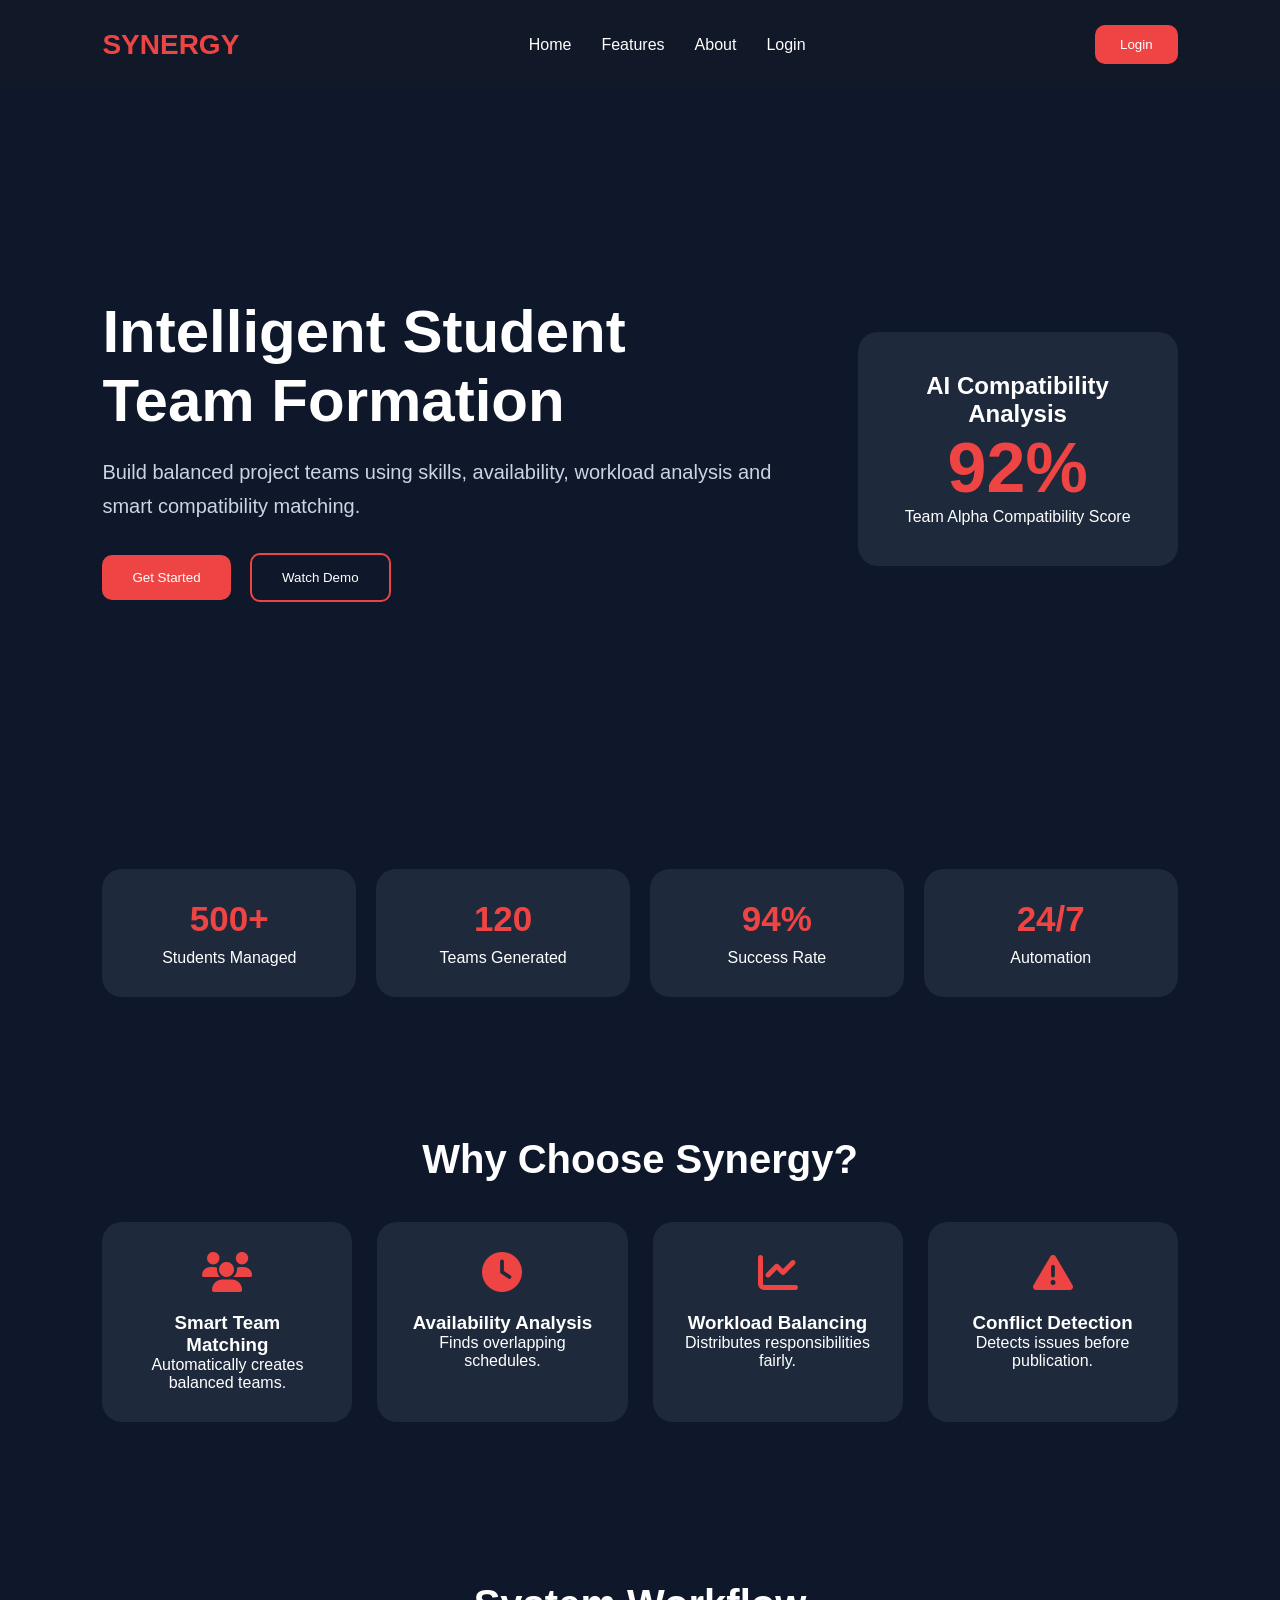
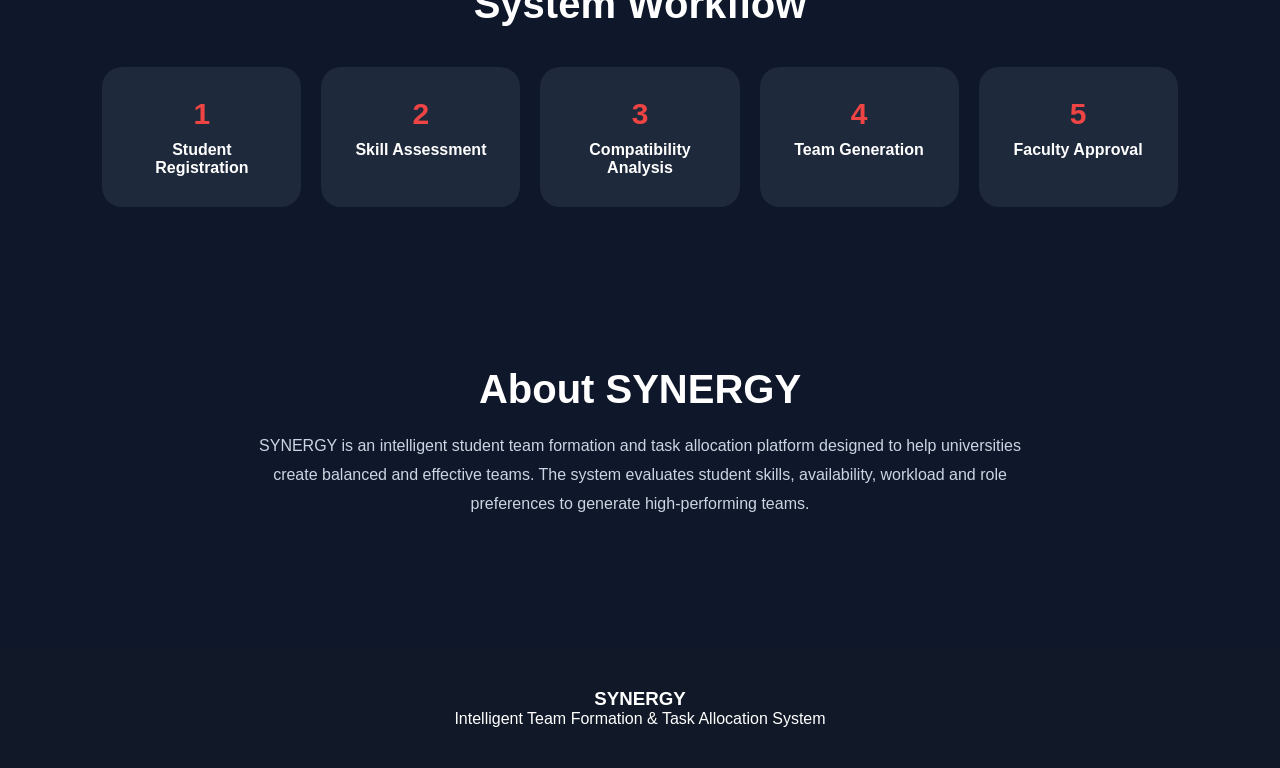
<file: index.html>
<!DOCTYPE html>
<html lang="en">
<head>
<meta charset="UTF-8">
<meta name="viewport" content="width=device-width, initial-scale=1.0">

<title>SYNERGY</title>

<link rel="stylesheet" href="style.css">

<link
href="https://cdnjs.cloudflare.com/ajax/libs/font-awesome/6.5.1/css/all.min.css"
rel="stylesheet">

</head>

<body>

<nav>

<a href="index.html" class="logo">
SYNERGY
</a>

<ul>

<li><a href="#home">Home</a></li>
<li><a href="#features">Features</a></li>
<li><a href="#about">About</a></li>
<li><a href="login.html">Login</a></li>

</ul>

<a href="login.html">

<button class="login-btn">
Login
</button>

</a>

</nav>

<section id="home" class="hero">

<div class="hero-content">

<h1>
Intelligent Student Team Formation
</h1>

<p>
Build balanced project teams using skills,
availability, workload analysis and smart
compatibility matching.
</p>

<div class="hero-buttons">

<a href="login.html">
<button class="primary-btn">
Get Started
</button>
</a>

<a href="#features">
<button class="secondary-btn">
Watch Demo
</button>
</a>

</div>

</div>

<div class="hero-card">

<h2>AI Compatibility Analysis</h2>

<div class="score">
92%
</div>

<p>
Team Alpha Compatibility Score
</p>

</div>

</section>

<section class="stats">

<div class="stat-card">
<h2>500+</h2>
<p>Students Managed</p>
</div>

<div class="stat-card">
<h2>120</h2>
<p>Teams Generated</p>
</div>

<div class="stat-card">
<h2>94%</h2>
<p>Success Rate</p>
</div>

<div class="stat-card">
<h2>24/7</h2>
<p>Automation</p>
</div>

</section>

<section id="features" class="features">

<h2>
Why Choose Synergy?
</h2>

<div class="feature-grid">

<div class="feature-card">
<i class="fas fa-users"></i>
<h3>Smart Team Matching</h3>
<p>Automatically creates balanced teams.</p>
</div>

<div class="feature-card">
<i class="fas fa-clock"></i>
<h3>Availability Analysis</h3>
<p>Finds overlapping schedules.</p>
</div>

<div class="feature-card">
<i class="fas fa-chart-line"></i>
<h3>Workload Balancing</h3>
<p>Distributes responsibilities fairly.</p>
</div>

<div class="feature-card">
<i class="fas fa-triangle-exclamation"></i>
<h3>Conflict Detection</h3>
<p>Detects issues before publication.</p>
</div>

</div>

</section>

<section class="workflow">

<h2>
System Workflow
</h2>

<div class="workflow-grid">

<div class="workflow-step">
1
<p>Student Registration</p>
</div>

<div class="workflow-step">
2
<p>Skill Assessment</p>
</div>

<div class="workflow-step">
3
<p>Compatibility Analysis</p>
</div>

<div class="workflow-step">
4
<p>Team Generation</p>
</div>

<div class="workflow-step">
5
<p>Faculty Approval</p>
</div>

</div>

</section>
<section id="about" class="about">

<h2>About SYNERGY</h2>

<p>
SYNERGY is an intelligent student team formation
and task allocation platform designed to help
universities create balanced and effective teams.

The system evaluates student skills,
availability, workload and role preferences
to generate high-performing teams.
</p>

</section>
<footer>

<h3>SYNERGY</h3>

<p>
Intelligent Team Formation &
Task Allocation System
</p>

</footer>

</body>
</html>
</file>
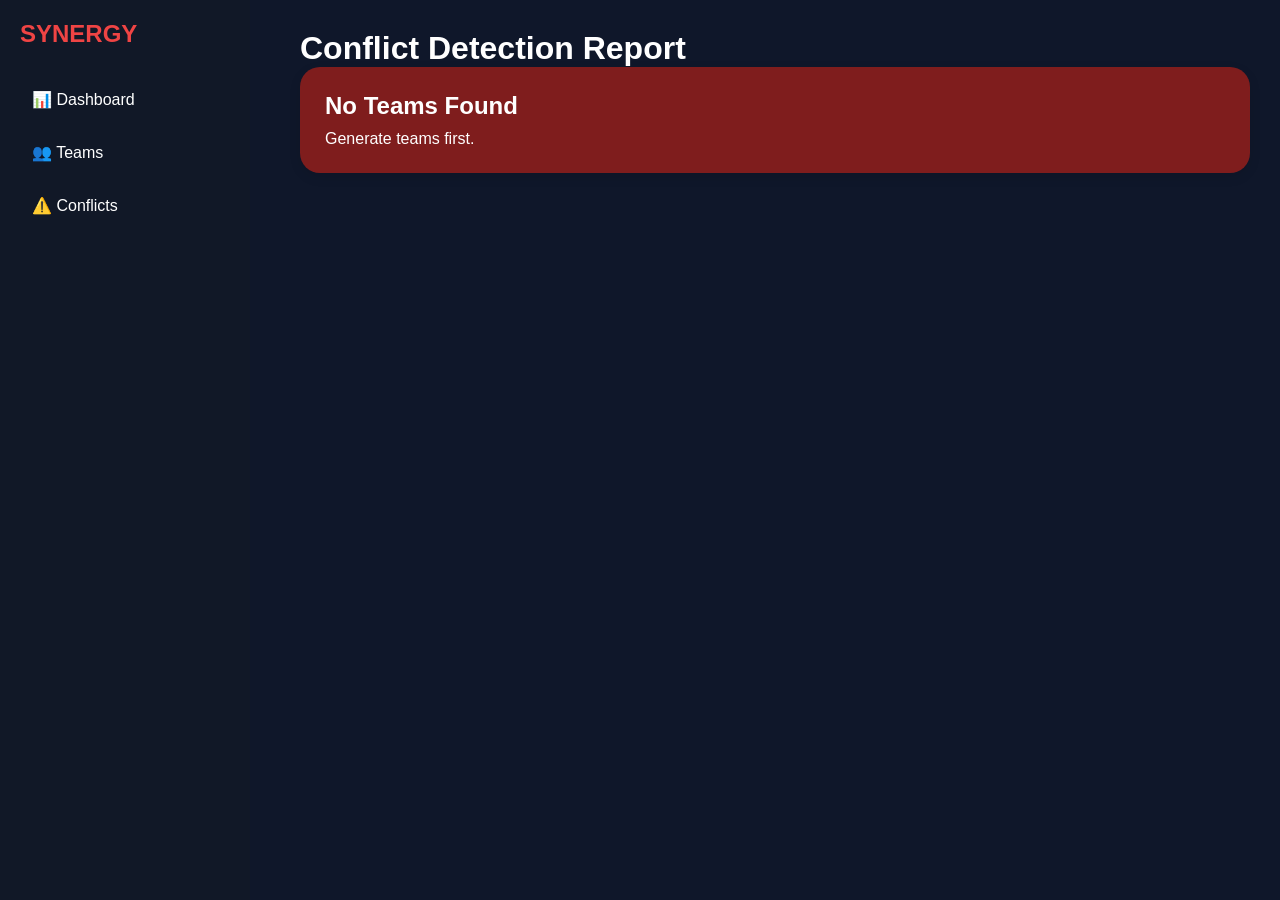
<file: conflicts.html>
<!DOCTYPE html>
<html>

<head>

<title>Conflict Reports</title>

<link rel="stylesheet" href="style.css">

</head>

<body>

<div class="sidebar">

<h2>SYNERGY</h2>

<a href="faculty.html">📊 Dashboard</a>

<a href="teams.html">👥 Teams</a>

<a href="conflicts.html">⚠️ Conflicts</a>

</div>

<div class="main">

<h1>Conflict Detection Report</h1>

<div id="conflictContainer">

</div>

</div>

<script src="conflicts.js"></script>

</body>

</html>
</file>
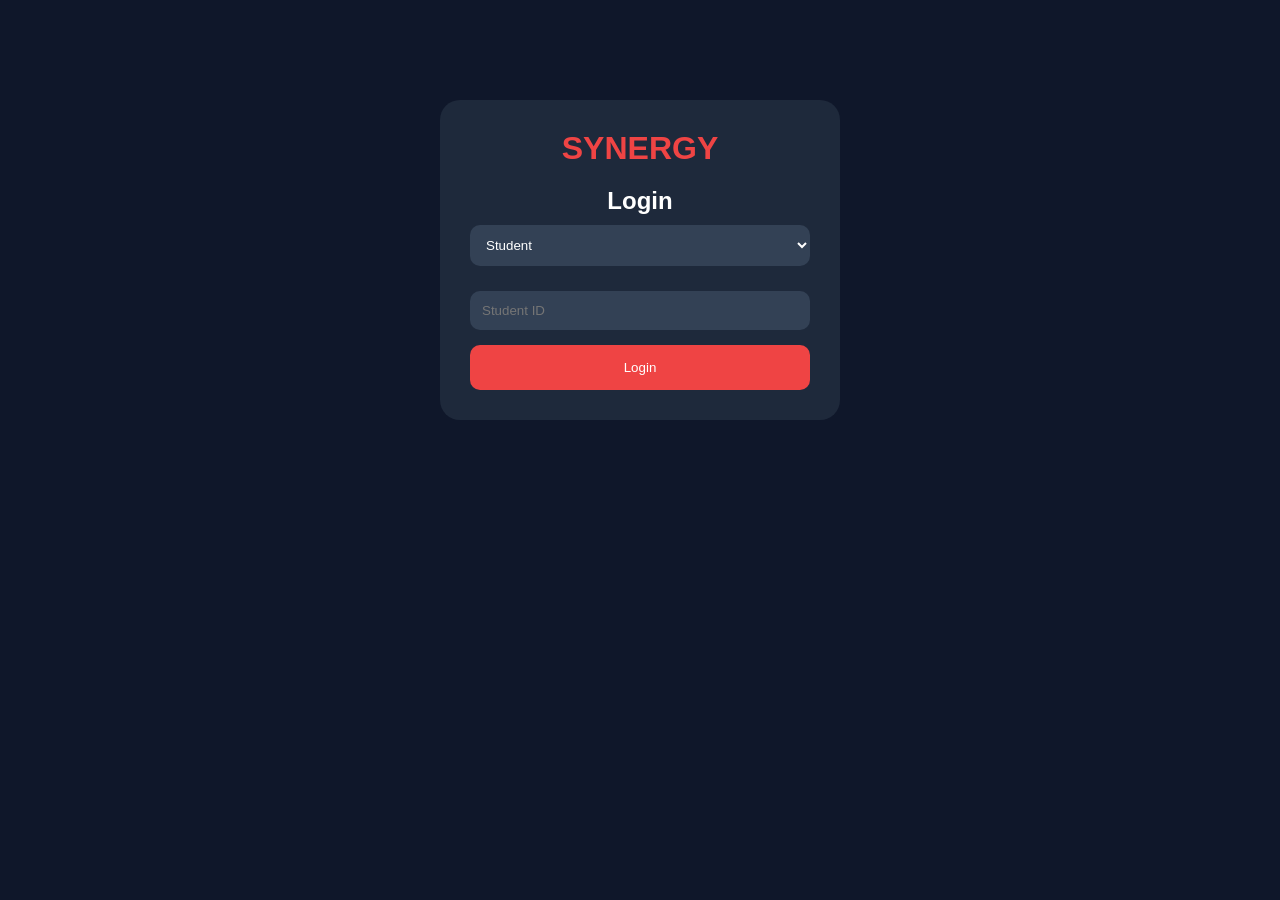
<file: faculty.html>
<!DOCTYPE html>
<html lang="en">

<head>

<meta charset="UTF-8">
<meta name="viewport" content="width=device-width, initial-scale=1.0">

<title>Faculty Dashboard</title>

<link rel="stylesheet" href="style.css">

</head>

<body>

<script>

if(
localStorage.getItem(
"facultyLoggedIn"
) !== "true"
){

alert("Please login as Faculty");
window.location = "login.html";

}

</script>

<div class="sidebar">

<a href="index.html" class="logo">
SYNERGY
</a>

<a href="faculty.html">📊 Dashboard</a>

<a href="students.html">👨‍🎓 Students</a>

<a href="teams.html">👥 Teams</a>

<a href="conflicts.html">⚠️ Conflicts</a>

<a href="#" onclick="logoutFaculty()">
🚪 Logout
</a>
<a href="rebalancing.html">
🔄 Rebalancing
</a>

</div>

<div class="main">

<h1>Faculty Dashboard</h1>

<div class="stats">

<div class="stat-card">
<h2 id="studentCount">0</h2>
<p>Total Students</p>
</div>

<div class="stat-card">
<h2 id="teamCount">0</h2>
<p>Teams Generated</p>
</div>

<div class="stat-card">
<h2>95%</h2>
<p>System Accuracy</p>
</div>

<div class="stat-card">
<h2>Active</h2>
<p>Status</p>
</div>

</div>

<br>

<button
class="generate-btn"
onclick="generateTeams()">

🚀 Generate Teams

</button>

<br><br>

<h2>Registered Students</h2>

<table>

<thead>


<tr>
<th>ID</th>
<th>Name</th>
<th>Degree</th>
<th>Skill</th>
<th>Availability</th>
<th>Role</th>
</tr>


</thead>

<tbody id="facultyStudentTable">

</tbody>

</table>

</div>

<script src="faculty.js"></script>

</body>
<a href="conflicts.html">
⚠ View Conflict Reports
</a>
</file>
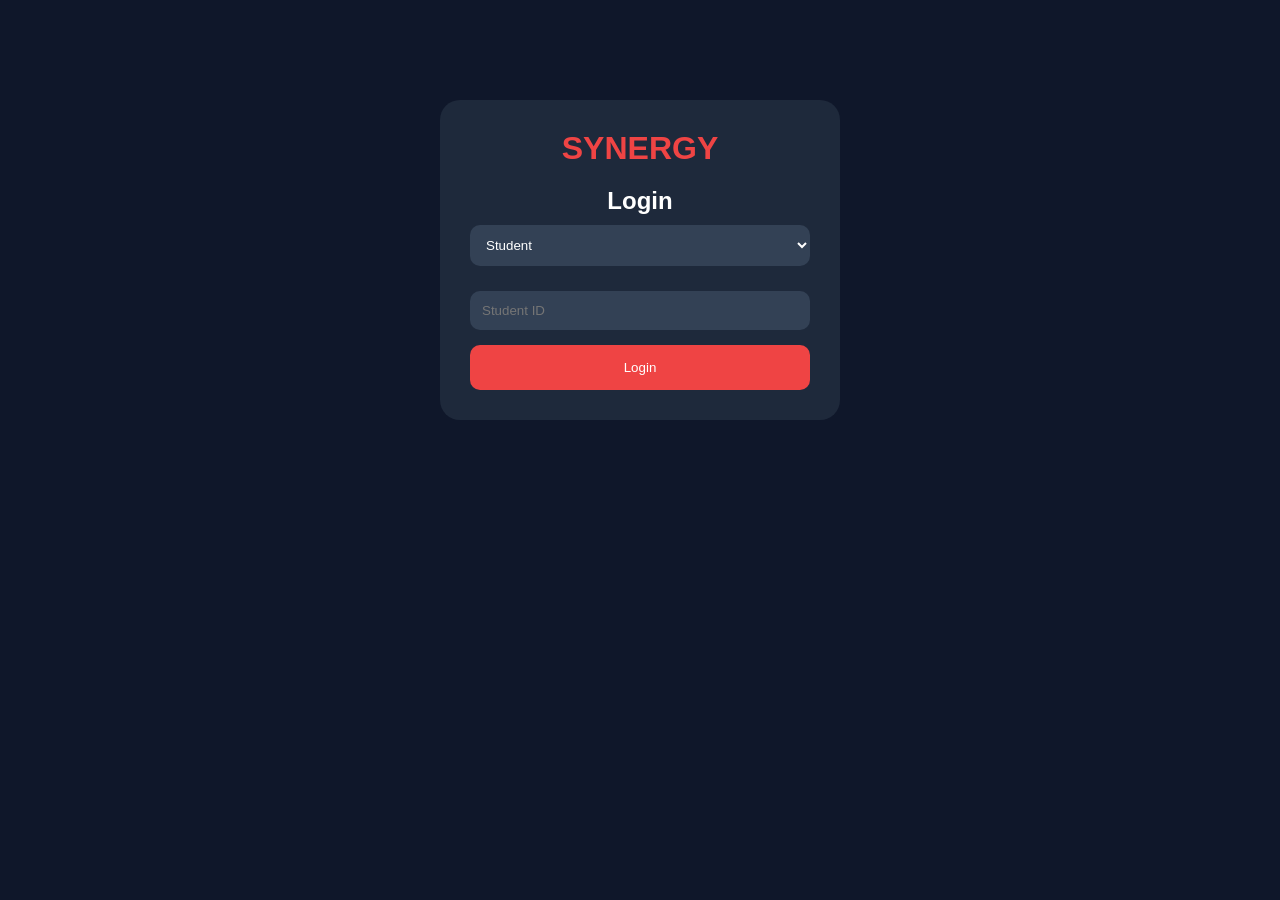
<file: login.html>
<!DOCTYPE html>
<html>

<head>

<title>SYNERGY Login</title>

<link rel="stylesheet" href="style.css">

</head>

<body>

<div class="login-container">

<h1>SYNERGY</h1>

<h2>Login</h2>

<select id="userRole">

<option value="student">
Student
</option>

<option value="faculty">
Faculty
</option>

</select>

<input
type="text"
id="userId"
placeholder="Student ID">

<input
type="password"
id="password"
placeholder="Faculty Password">

<button onclick="login()">
Login
</button>

</div>

<script>

document
.getElementById("userRole")
.addEventListener("change", function(){

let role = this.value;

if(role === "student"){

document.getElementById(
"userId"
).style.display = "block";

document.getElementById(
"password"
).style.display = "none";

}
else{

document.getElementById(
"userId"
).style.display = "none";

document.getElementById(
"password"
).style.display = "block";

}

});

document.getElementById(
"password"
).style.display = "none";

</script>

<script src="login.js"></script>

</body>

</html>
</file>
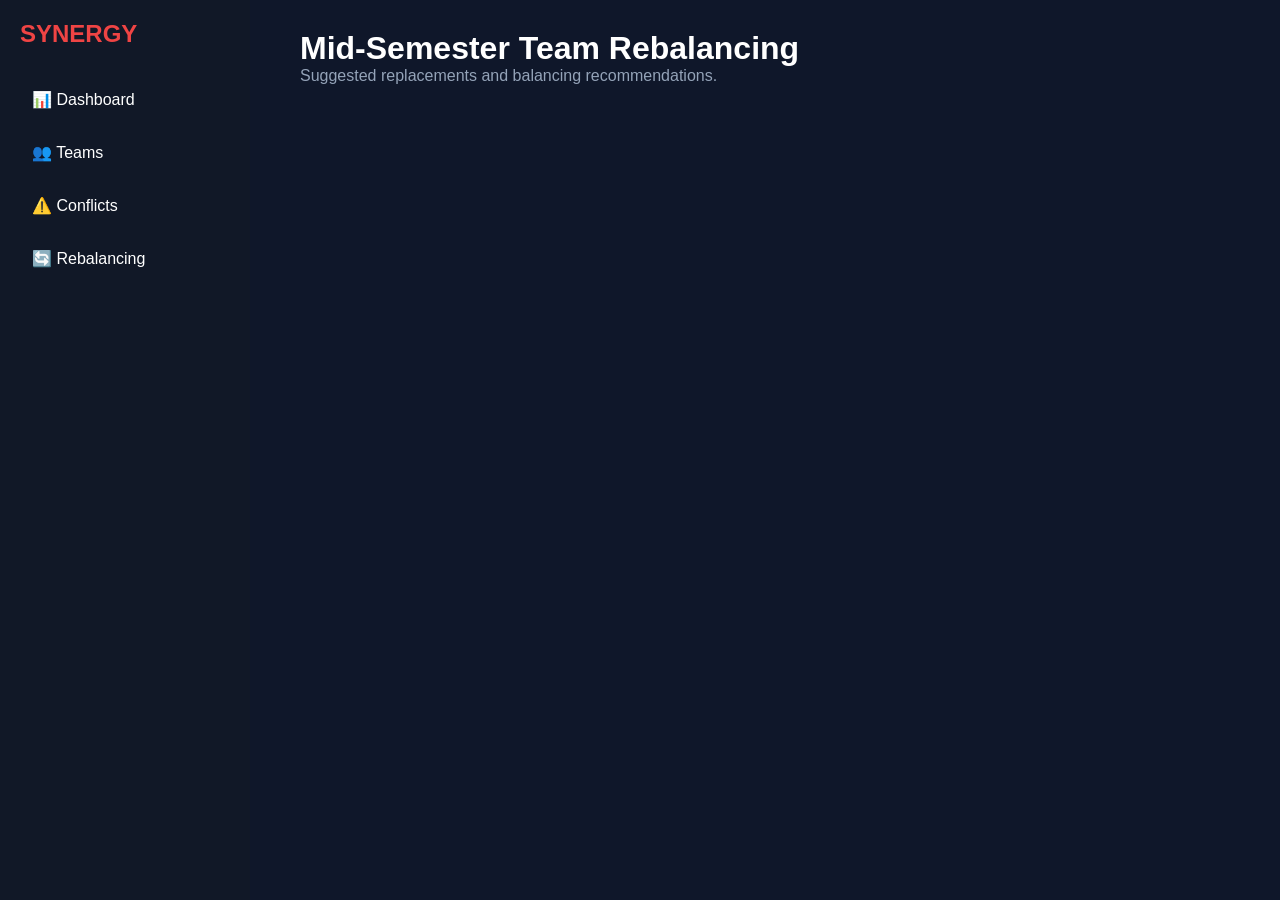
<file: rebalancing.html>
<!DOCTYPE html>

<html>

<head>

<title>Rebalancing Recommendations</title>

<link rel="stylesheet" href="style.css">

</head>

<body>

<div class="sidebar">

<h2>SYNERGY</h2>

<a href="faculty.html">📊 Dashboard</a> <a href="teams.html">👥 Teams</a> <a href="conflicts.html">⚠️ Conflicts</a> <a href="rebalancing.html">🔄 Rebalancing</a>

</div>

<div class="main">

<h1>Mid-Semester Team Rebalancing</h1>

<p class="subtitle">
Suggested replacements and balancing recommendations.
</p>

<div id="recommendations">

</div>

</div>

<script src="rebalancing.js"></script>

</body>

</html>
</file>
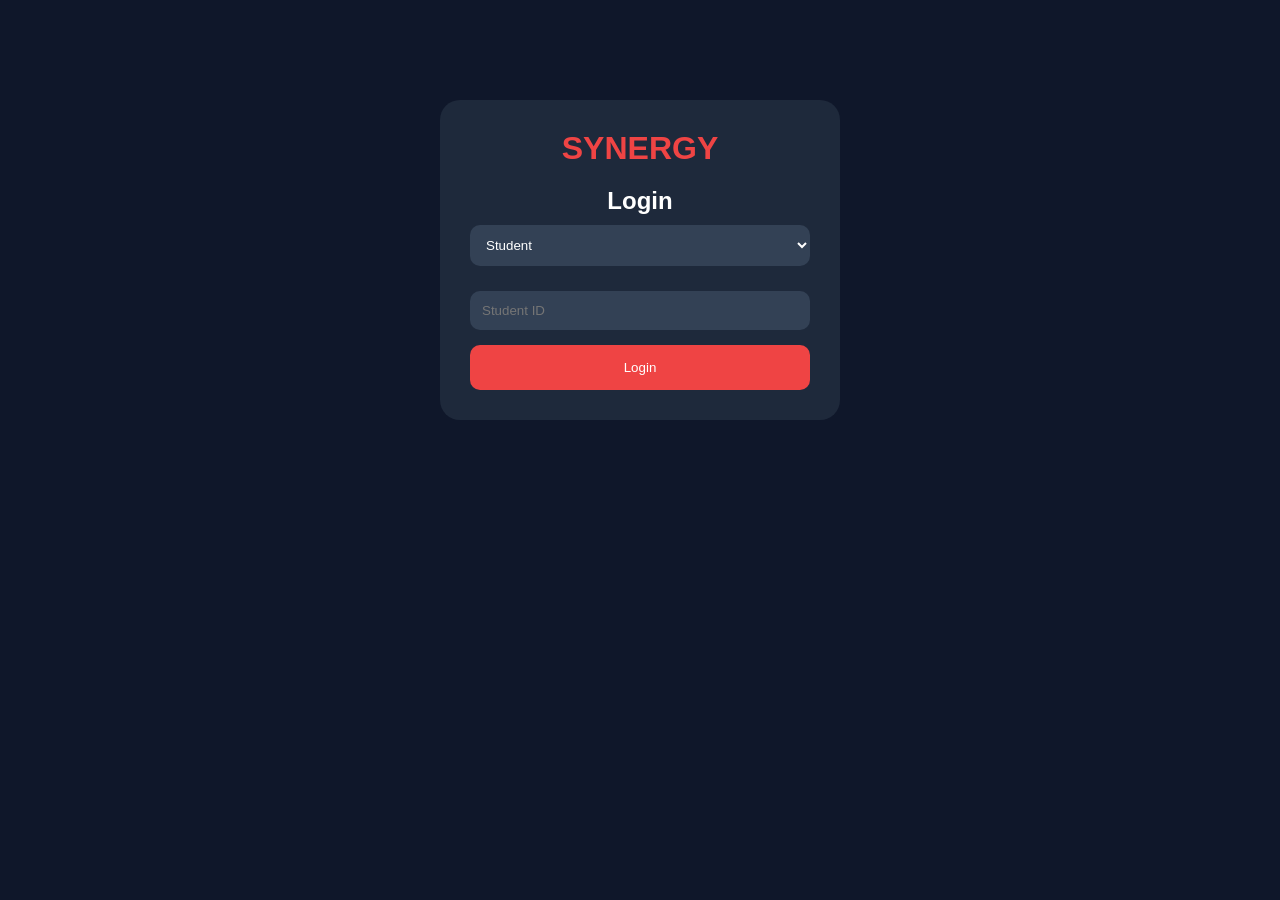
<file: student-dashboard.html>
<!DOCTYPE html>

<html>

<head>

<title>Student Dashboard</title>

<link rel="stylesheet" href="style.css">

</head>

<body>

<div class="sidebar">

<a href="index.html" class="sidebar-logo">
SYNERGY
</a>

<a href="#dashboard">🏠 Dashboard</a>

<a href="#myteam">👥 My Team</a>

<a href="#tasks">📋 Tasks</a>

<a href="login.html"
onclick="localStorage.removeItem('currentStudent')">
🚪 Logout </a>

</div>

<div class="main">

<h1>Student Dashboard</h1>

<!-- STUDENT PROFILE -->

<div class="team-card" id="dashboard">

<h2 id="studentName">
Loading...
</h2>

<p id="studentId"></p>

<p id="studentSkill"></p>

<p id="studentRole"></p>

<p id="studentAvailability"></p>

</div>

<br>

<!-- TEAM SECTION -->

<div class="team-card" id="myteam">

<h2>👥 My Team</h2>

<p id="teamName">
Team information not available
</p>

<p id="teamScore"></p>

<p id="teamStatus">
Status: Pending ⏳
</p>

<h3>Members</h3>

<ul id="teamMembers">

</ul>

</div>

<br>

<!-- TASKS SECTION -->

<div class="team-card" id="tasks">

<h2>📋 Tasks</h2>

<ul>

<li>Complete Skill Assessment ✅</li>

<li>Review Team Assignment ✅</li>

<li>Attend Team Meeting ⏳</li>

<li>Submit Project Updates ⏳</li>

</ul>

</div>

</div>

<script>

let student =
JSON.parse(
localStorage.getItem(
"currentStudent"
)
);

if(!student){

window.location =
"login.html";

}

// Student Details

document.getElementById(
"studentName"
).innerText =
student.name;

document.getElementById(
"studentId"
).innerText =
"ID: " + student.studentId;

document.getElementById(
"studentSkill"
).innerText =
"Skill: " + student.skill;

document.getElementById(
"studentRole"
).innerText =
"Role: " + student.role;

document.getElementById(
"studentAvailability"
).innerText =
"Availability: " + student.availability;


// TEAM LOOKUP

let teams =
JSON.parse(
localStorage.getItem("teams")
) || [];

let foundTeam = null;
let teamIndex = -1;

teams.forEach((team,index)=>{

if(

team.some(member =>

member.studentId ===
student.studentId

)

){

foundTeam = team;
teamIndex = index;

}

});

if(foundTeam){

document.getElementById(
"teamName"
).innerText =
"Team " + (teamIndex+1);

let score =
Math.floor(
Math.random()*20
)+80;

document.getElementById(
"teamScore"
).innerText =
"Compatibility Score: "
+ score + "%";
let teamStatus =
localStorage.getItem(
`teamStatus${teamIndex}`
);

if(teamStatus === "Published"){

document.getElementById(
"teamStatus"
).innerText =
"Status: Published 🌍";

}
else if(teamStatus === "Approved"){

document.getElementById(
"teamStatus"
).innerText =
"Status: Approved ✅";

}
else{

document.getElementById(
"teamStatus"
).innerText =
"Status: Pending ⏳";

}

let memberList =
document.getElementById(
"teamMembers"
);

memberList.innerHTML = "";

foundTeam.forEach(member=>{

memberList.innerHTML +=

`<li>
${member.name}
(${member.role})
</li>`;

});

}

</script>

</body>

</html>
</file>
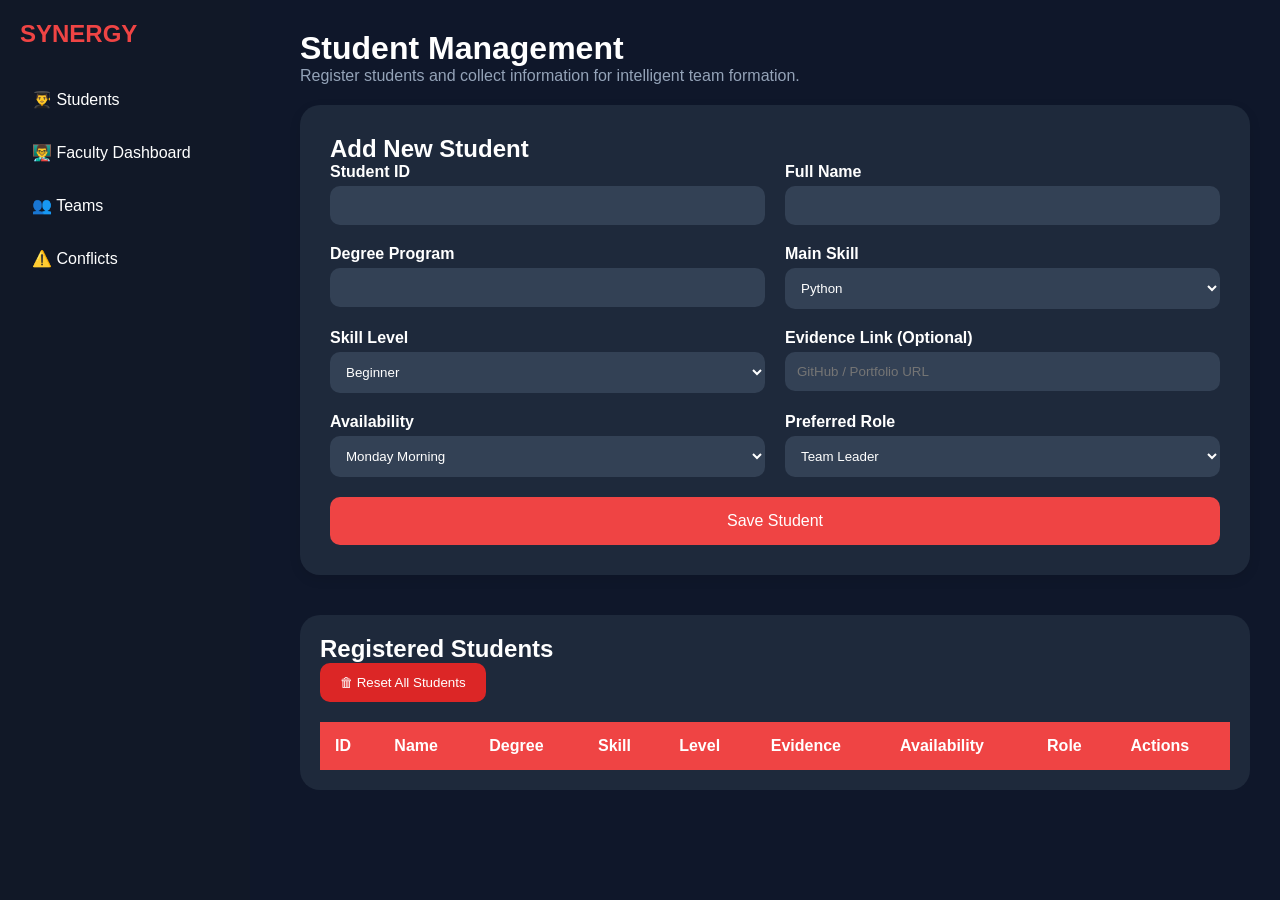
<file: students.html>
<!DOCTYPE html>

<html lang="en">

<head>
<meta charset="UTF-8">
<meta name="viewport" content="width=device-width, initial-scale=1.0">

<title>Student Management | SYNERGY</title>

<link rel="stylesheet" href="style.css">

</head>

<body>

<div class="sidebar">

<h2>SYNERGY</h2>

<a href="students.html">👨‍🎓 Students</a> <a href="faculty.html">👨‍🏫 Faculty Dashboard</a> <a href="teams.html">👥 Teams</a> <a href="conflicts.html">⚠️ Conflicts</a>

</div>

<div class="main">

<h1>Student Management</h1>

<p class="subtitle">
Register students and collect information for intelligent team formation.
</p>

<div class="form-card">

<h2>Add New Student</h2>
<form id="studentForm">

<div class="form-group">

<label>Student ID</label>

<input
type="text"
id="studentId"
required>

</div>

<div class="form-group">

<label>Full Name</label>

<input
type="text"
id="name"
required>

</div>

<div class="form-group">

<label>Degree Program</label>

<input
type="text"
id="degree"
required>

</div>

<div class="form-group">

<label>Main Skill</label>

<select id="skill">

<option>Python</option>
<option>Java</option>
<option>SQL</option>
<option>UI/UX Design</option>
<option>Testing</option>
<option>Documentation</option>
<option>Project Management</option>
<option>Data Analysis</option>

</select>

</div>

<div class="form-group">

<label>Skill Level</label>

<select id="skillLevel">

<option>Beginner</option>
<option>Intermediate</option>
<option>Advanced</option>

</select>

</div>

<div class="form-group">

<label>Evidence Link (Optional)</label>

<input
type="text"
id="evidence"
placeholder="GitHub / Portfolio URL">

</div>

<div class="form-group">

<label>Availability</label>

<select id="availability">

<option>Monday Morning</option>
<option>Monday Evening</option>

<option>Tuesday Morning</option>
<option>Tuesday Evening</option>

<option>Wednesday Morning</option>
<option>Wednesday Evening</option>

<option>Thursday Morning</option>
<option>Thursday Evening</option>

<option>Friday Morning</option>
<option>Friday Evening</option>

</select>

</div>

<div class="form-group">

<label>Preferred Role</label>

<select id="role">

<option>Team Leader</option>
<option>Developer</option>
<option>Designer</option>
<option>QA Tester</option>
<option>Business Analyst</option>
<option>Documentation Lead</option>

</select>

</div>

<button type="submit">
Save Student
</button>

</form>


</div>

<div class="table-section">

<h2>Registered Students</h2>

<button onclick="resetStudents()" class="danger-btn">
🗑 Reset All Students
</button>

<table>

<thead>
<tr>

<th>ID</th>
<th>Name</th>
<th>Degree</th>
<th>Skill</th>
<th>Level</th>
<th>Evidence</th>
<th>Availability</th>
<th>Role</th>
<th>Actions</th>
</tr>

</thead>

<tbody id="studentTable">

</tbody>

</table>

</div>

</div>

<script src="students.js"></script>

</body>

</html>
</file>
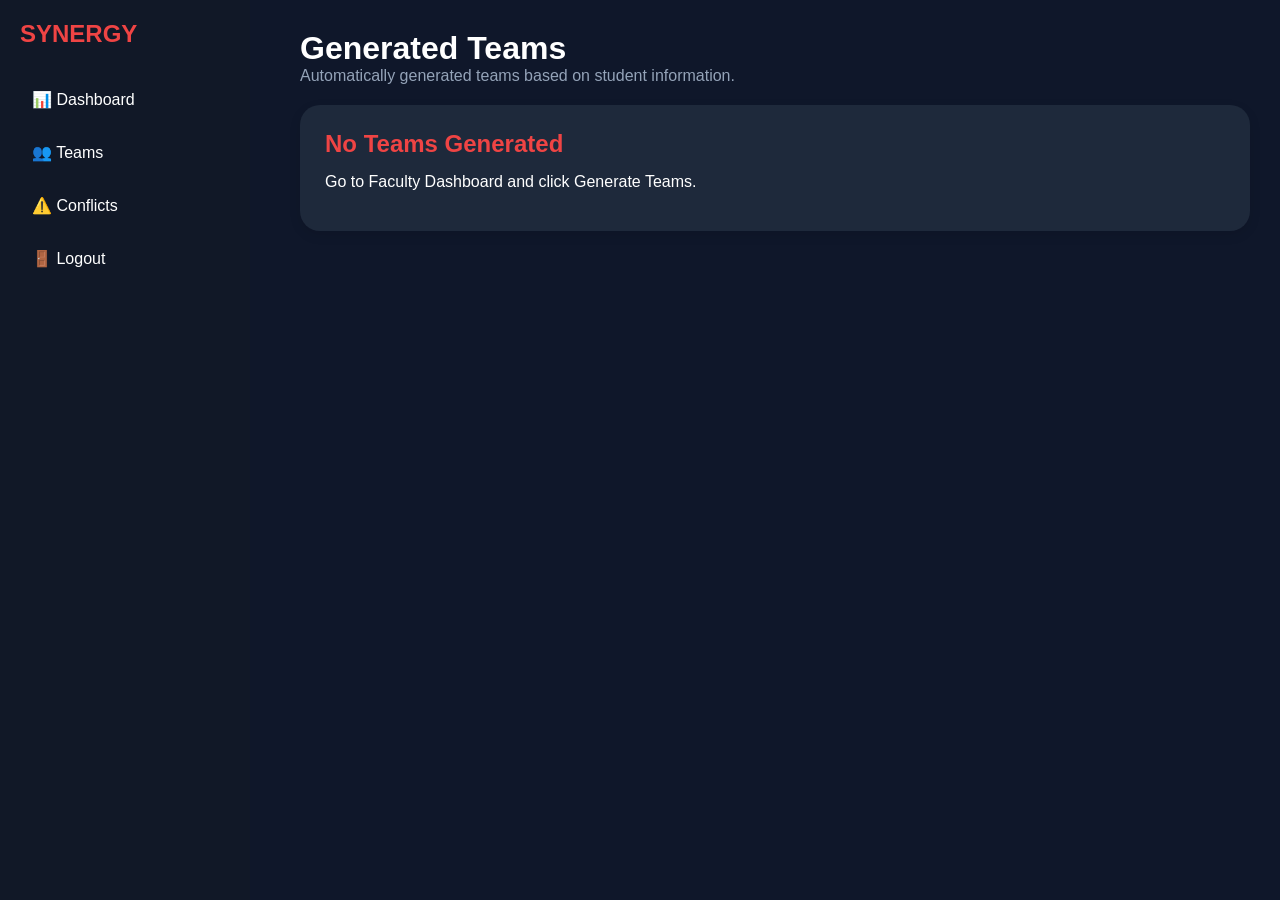
<file: teams.html>
<!DOCTYPE html>
<html>

<head>

<title>Generated Teams | SYNERGY</title>

<link rel="stylesheet" href="style.css">

</head>

<body>

<div class="sidebar">

<h2>SYNERGY</h2>

<a href="faculty.html">📊 Dashboard</a>

<a href="teams.html">👥 Teams</a>

<a href="conflicts.html">⚠️ Conflicts</a>

<a href="login.html">🚪 Logout</a>

</div>

<div class="main">

<h1>Generated Teams</h1>

<p class="subtitle">
Automatically generated teams based on student information.
</p>

<div id="teamsContainer">


</div>

</div>

<script src="teams.js"></script>

</body>

</html>
</file>
<file: style.css>
html{
scroll-behavior:smooth;
}
*{
margin:0;
padding:0;
box-sizing:border-box;
font-family:Segoe UI,sans-serif;
}

body{
background:#0f172a;
color:white;
}

nav{
display:flex;
justify-content:space-between;
align-items:center;
padding:25px 8%;
background:#111827;
}

.logo{
font-size:28px;
font-weight:bold;
color:#ef4444;
}

nav ul{
display:flex;
list-style:none;
gap:30px;
}

nav a{
text-decoration:none;
color:white;
}

.login-btn{
background:#ef4444;
border:none;
padding:12px 25px;
color:white;
border-radius:10px;
cursor:pointer;
}

.hero{
display:flex;
justify-content:space-between;
align-items:center;
padding:100px 8%;
min-height:80vh;
}

.hero-content{
width:55%;
}

.hero-content h1{
font-size:60px;
margin-bottom:20px;
}

.hero-content p{
font-size:20px;
line-height:1.7;
color:#cbd5e1;
}

.hero-buttons{
margin-top:30px;
}

.primary-btn{
background:#ef4444;
padding:15px 30px;
border:none;
color:white;
border-radius:10px;
margin-right:15px;
cursor:pointer;
}

.secondary-btn{
background:transparent;
border:2px solid #ef4444;
padding:15px 30px;
color:white;
border-radius:10px;
cursor:pointer;
}

.hero-card{
background:#1e293b;
padding:40px;
border-radius:20px;
text-align:center;
width:300px;
}

.score{
font-size:70px;
font-weight:bold;
color:#ef4444;
display:flex;
justify-content:center;
align-items:center;
}

.stats{
display:grid;
grid-template-columns:repeat(4,1fr);
gap:20px;
padding:60px 8%;
}

.stat-card{
background:#1e293b;
padding:30px;
text-align:center;
border-radius:20px;
}

.stat-card h2{
color:#ef4444;
font-size:40px;
}

.features{
padding:80px 8%;
text-align:center;
}

.features h2{
font-size:40px;
margin-bottom:40px;
}

.feature-grid{
display:grid;
grid-template-columns:repeat(4,1fr);
gap:25px;
}

.feature-card{
background:#1e293b;
padding:30px;
border-radius:20px;
}

.feature-card i{
font-size:40px;
color:#ef4444;
margin-bottom:20px;
}

.workflow{
padding:80px 8%;
text-align:center;
}

.workflow h2{
margin-bottom:40px;
font-size:40px;
}

.workflow-grid{
display:grid;
grid-template-columns:repeat(5,1fr);
gap:20px;
}

.workflow-step{
background:#1e293b;
padding:30px;
border-radius:20px;
font-size:30px;
font-weight:bold;
color:#ef4444;
}

.workflow-step p{
margin-top:10px;
font-size:16px;
color:white;
}

footer{
background:#111827;
padding:40px;
text-align:center;
margin-top:50px;
}
.stat-card{
background:#1e293b;
padding:30px;
border-radius:20px;
text-align:center;
}

.stat-card h2{
color:#ef4444;
font-size:35px;
margin-bottom:10px;
}
.subtitle{
    color:#94a3b8;
    margin-bottom:25px;
}

.sidebar{
    position:fixed;
    top:0;
    left:0;
    width:250px;
    height:100vh;
    background:#111827;
    padding:20px;
}

.sidebar h2{
    color:#ef4444;
    margin-bottom:30px;
}

.sidebar a{
    display:block;
    color:white;
    text-decoration:none;
    padding:12px;
    margin-bottom:10px;
    border-radius:10px;
}

.sidebar a:hover{
    background:#ef4444;
}

.main{
    margin-left:270px;
    padding:30px;
}
.form-card{
background:#1e293b;
padding:30px;
border-radius:20px;
max-width:1000px;
}

#studentForm{

display:grid;

grid-template-columns:
1fr 1fr;

gap:20px;
}

#studentForm label{
display:block;
margin-bottom:5px;
font-weight:600;
}

#studentForm input,
#studentForm select{

width:100%;

padding:12px;

border:none;

border-radius:10px;

background:#334155;

color:white;
}

#studentForm button{

grid-column:1 / 3;

background:#ef4444;

padding:15px;

border:none;

border-radius:10px;

font-size:16px;

color:white;

cursor:pointer;
}
.table-section{

margin-top:40px;

background:#1e293b;

padding:20px;

border-radius:20px;
}

table{

width:100%;

border-collapse:collapse;
}

th{

background:#ef4444;

padding:15px;

text-align:left;
}

td{

padding:15px;

border-bottom:1px solid #334155;
}

tr:hover{

background:#293548;
}.danger-btn{
background:#dc2626;
color:white;
border:none;
padding:12px 20px;
border-radius:10px;
cursor:pointer;
margin-bottom:20px;
}

.edit-btn{
background:#2563eb;
color:white;
border:none;
padding:8px 12px;
border-radius:8px;
cursor:pointer;
margin-right:5px;
}

.delete-btn{
background:#dc2626;
color:white;
border:none;
padding:8px 12px;
border-radius:8px;
cursor:pointer;
}
.about{
padding:80px 8%;
text-align:center;
}

.about h2{
font-size:40px;
margin-bottom:20px;
}

.about p{
max-width:800px;
margin:auto;
line-height:1.8;
color:#cbd5e1;
}
.login-container{

width:400px;

margin:100px auto;

background:#1e293b;

padding:30px;

border-radius:20px;

text-align:center;
}

.login-container h1{
color:#ef4444;
margin-bottom:20px;
}

.login-container input,
.login-container select{

width:100%;

padding:12px;

margin-top:10px;

margin-bottom:15px;

border:none;

border-radius:10px;

background:#334155;

color:white;
}

.login-container button{

width:100%;

padding:15px;

background:#ef4444;

color:white;

border:none;

border-radius:10px;

cursor:pointer;
}
.team-card{

background:#1e293b;

padding:25px;

border-radius:20px;

margin-bottom:20px;

box-shadow:
0 10px 20px rgba(0,0,0,.3);

}

.team-card h2{

color:#ef4444;

margin-bottom:15px;

}

.team-card p{

margin-bottom:15px;

}

.team-card ul{

padding-left:20px;

}

.team-card li{

margin-bottom:8px;

}

.subtitle{

color:#94a3b8;

margin-bottom:20px;

}
.login-container{

width:400px;

margin:100px auto;

background:#1e293b;

padding:30px;

border-radius:20px;

text-align:center;

}

.login-container h1{

color:#ef4444;

margin-bottom:20px;

}

.login-container input,
.login-container select{

width:100%;

padding:12px;

margin-top:10px;

margin-bottom:15px;

border:none;

border-radius:10px;

background:#334155;

color:white;

}

.login-container button{

width:100%;

padding:15px;

background:#ef4444;

color:white;

border:none;

border-radius:10px;

cursor:pointer;

}
.conflict-card{

background:#7f1d1d;

padding:25px;

border-radius:20px;

margin-bottom:20px;

}

.success-card{

background:#14532d;

padding:25px;

border-radius:20px;

margin-bottom:20px;

}

.conflict-card h2,
.success-card h2{

margin-bottom:10px;

}

.conflict-card ul{

padding-left:20px;

}

.conflict-card li{

margin-bottom:8px;

}
.edit-btn{

background:#2563eb;

color:white;

border:none;

padding:8px 12px;

border-radius:8px;

cursor:pointer;

margin-right:5px;

}

.delete-btn{

background:#dc2626;

color:white;

border:none;

padding:8px 12px;

border-radius:8px;

cursor:pointer;

}
.approve-btn{

background:#16a34a;

color:white;

border:none;

padding:10px 15px;

border-radius:10px;

cursor:pointer;

margin-right:10px;

margin-top:10px;

}

.publish-btn{

background:#2563eb;

color:white;

border:none;

padding:10px 15px;

border-radius:10px;

cursor:pointer;

margin-top:10px;

}
.form-group{

display:flex;

flex-direction:column;

}

.form-group label{

margin-bottom:8px;

font-weight:600;

}
#studentForm{

display:grid;

grid-template-columns:
1fr 1fr;

gap:20px;

}
.logo{
font-size:28px;
font-weight:bold;
color:#ef4444;
text-decoration:none;
transition:0.3s;
}

.logo:hover{
transform:scale(1.05);
}

.login-btn,
.primary-btn,
.secondary-btn,
.edit-btn,
.delete-btn,
.approve-btn,
.publish-btn{
transition:all 0.3s ease;
}

.login-btn:hover,
.primary-btn:hover,
.approve-btn:hover,
.publish-btn:hover{
transform:translateY(-3px);
box-shadow:0 10px 20px rgba(239,68,68,0.3);
}

.secondary-btn:hover{
transform:translateY(-3px);
background:#ef4444;
}

.feature-card,
.stat-card,
.team-card,
.form-card,
.hero-card{
transition:all 0.3s ease;
}

.feature-card:hover,
.stat-card:hover,
.team-card:hover,
.hero-card:hover{
transform:translateY(-8px);
box-shadow:0 15px 30px rgba(0,0,0,0.4);
}

.sidebar a{
transition:0.3s;
}

table tr{
transition:0.3s;
}

.hero{
gap:80px;
}

.hero-content{
flex:1;
}

.hero-card{
width:320px;
min-width:320px;
}
.sidebar-logo{

display:block;

font-size:32px;

font-weight:bold;

color:#ef4444;

text-decoration:none;

margin-bottom:30px;

}
button{
    transition:0.3s;
}

button:hover{
    transform:scale(1.05);
}

.team-card,
.form-card,
.conflict-card{
    box-shadow:0 4px 12px rgba(0,0,0,0.1);
}
</file>
